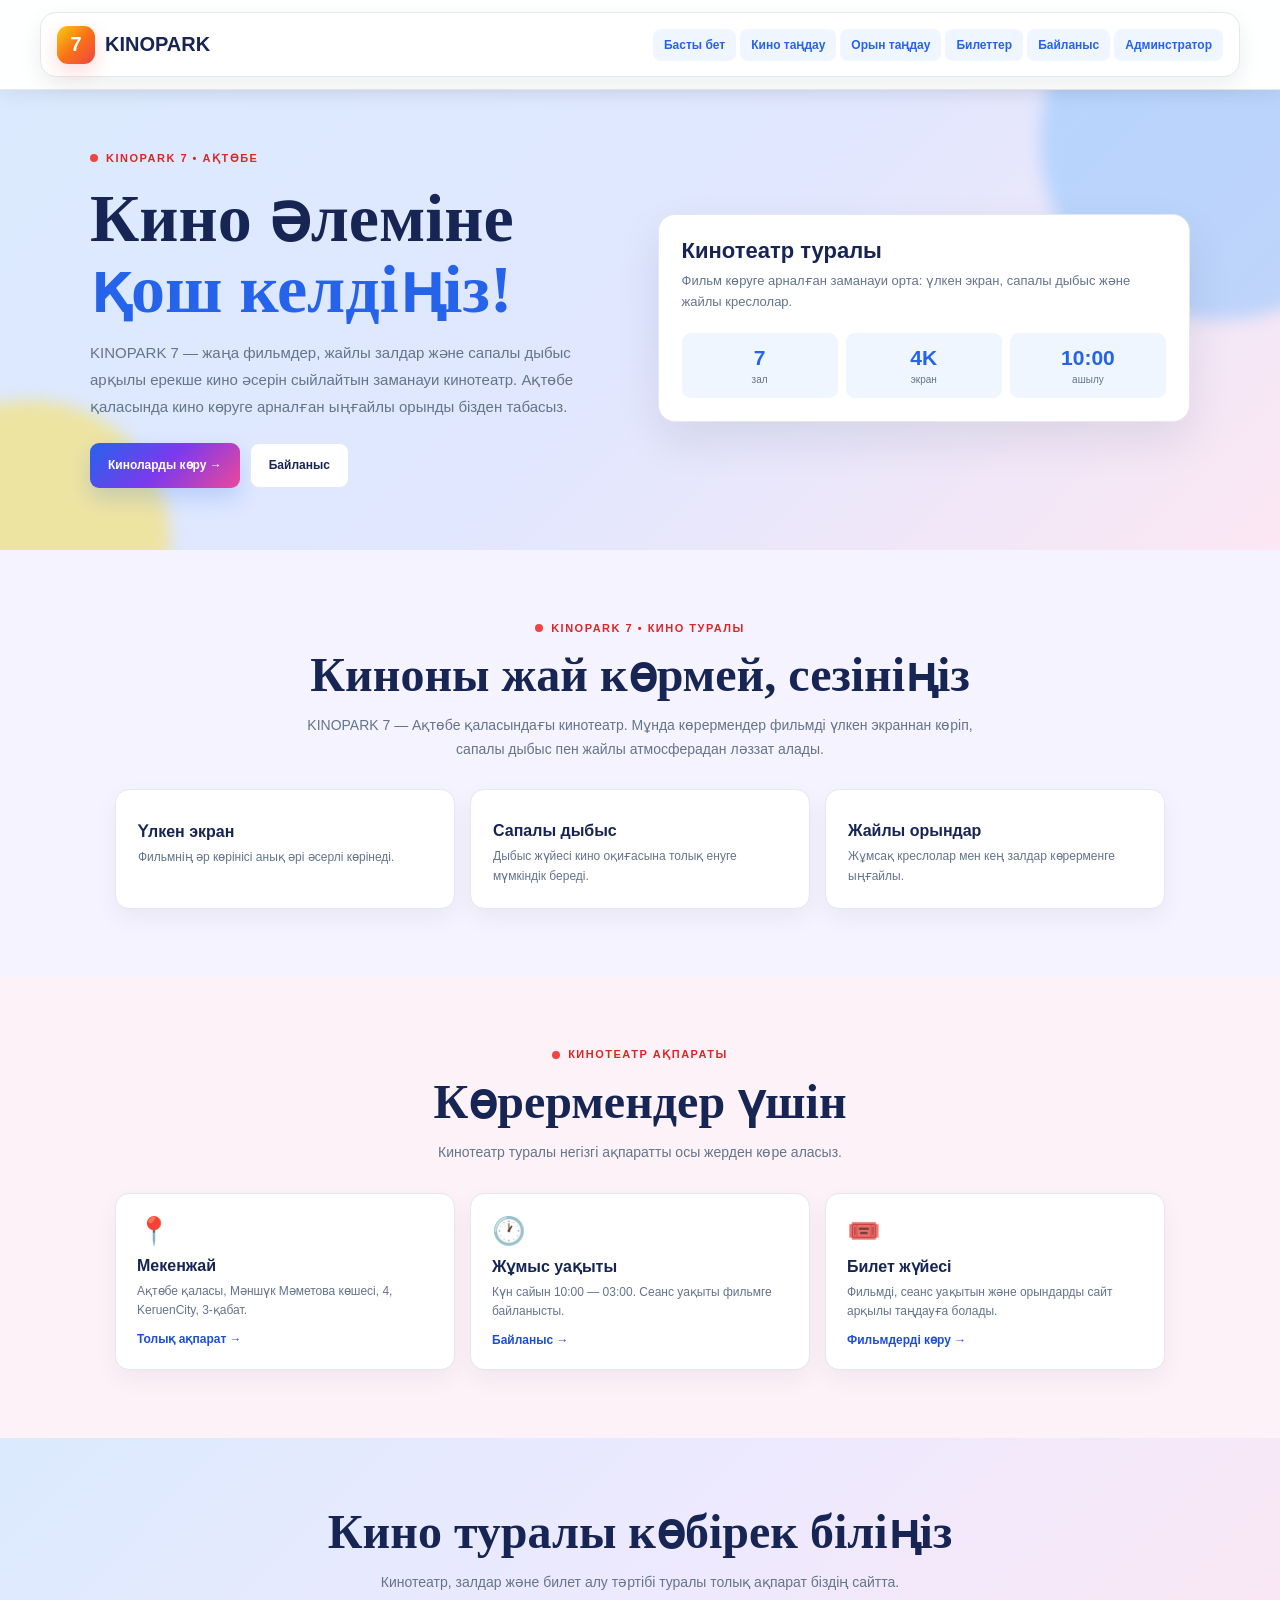
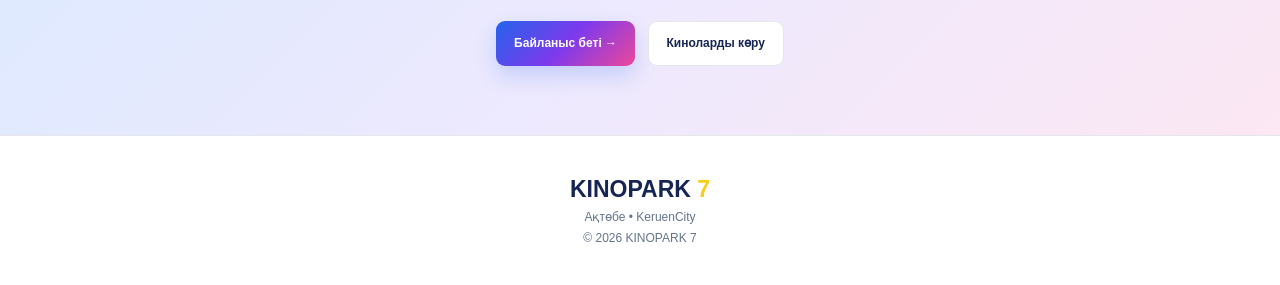
<file: index.html>
<!DOCTYPE html>
<html lang="kk">
<head>
    <meta charset="UTF-8">

    <meta
        name="viewport"
        content="width=device-width, initial-scale=1.0"
    >

    <title>KINOPARK 7 — Ақтөбе</title>

    <style>
        * {
            box-sizing: border-box;
            margin: 0;
            padding: 0;
        }

        html {
            scroll-behavior: smooth;
        }

        :root {
            --navy: #172554;
            --ink: #172554;
            --muted: #64748b;
            --line: #e2e8f0;

            --blue: #2563eb;
            --purple: #7c3aed;
            --pink: #ec4899;
            --gold: #facc15;

            --button:
                linear-gradient(
                    135deg,
                    #2563eb,
                    #7c3aed,
                    #ec4899
                );

            --warm:
                linear-gradient(
                    135deg,
                    #facc15,
                    #f97316,
                    #ef4444
                );
        }

        body {
            min-height: 100vh;

            color: var(--ink);
            font-family: Arial, Inter, sans-serif;

            background:
                linear-gradient(
                    180deg,
                    #dbeafe 0%,
                    #ede9fe 45%,
                    #fce7f3 100%
                );
        }

        a {
            color: inherit;
            text-decoration: none;
        }

        /* ================= HEADER ================= */

        header {
            position: sticky;
            top: 0;
            z-index: 1000;

            padding: 12px 0;

            background: rgba(255, 255, 255, 0.96);
            border-bottom: 1px solid #e5e7eb;

            box-shadow:
                0 4px 18px rgba(15, 23, 42, 0.08);

            backdrop-filter: blur(16px);
        }

        .nav {
            width: min(1200px, calc(100% - 32px));
            min-height: 65px;

            margin: auto;
            padding: 9px 16px;

            display: flex;
            align-items: center;
            justify-content: space-between;
            gap: 20px;

            border: 1px solid #e5e7eb;
            border-radius: 16px;

            background: #ffffff;

            box-shadow:
                0 8px 24px rgba(15, 23, 42, 0.07);
        }

        .logo {
            display: flex;
            align-items: center;
            gap: 10px;

            color: var(--ink);

            font-size: 20px;
            font-weight: 900;
            white-space: nowrap;
        }

        .logo span {
            width: 38px;
            height: 38px;

            display: grid;
            place-items: center;

            border-radius: 11px;

            color: #ffffff;
            background: var(--warm);

            box-shadow:
                0 8px 20px rgba(239, 68, 68, 0.2);
        }

        .menu {
            display: flex;
            gap: 4px;
            flex-wrap: wrap;
            justify-content: flex-end;
        }

        .menu a {
            padding: 9px 11px;

            border-radius: 8px;

            color: var(--muted);

            font-size: 12px;
            font-weight: 700;

            transition: 0.2s;
        }

        .menu a:hover,
        .menu a.active {
            color: var(--blue);
            background: #eff6ff;
        }

        .menu .ticket {
            color: #ffffff;
            background: var(--button);

            box-shadow:
                0 8px 17px rgba(37, 99, 235, 0.2);
        }

        .menu .ticket:hover {
            color: #ffffff;
            transform: translateY(-2px);
        }

        /* ================= HERO ================= */

        .hero {
            position: relative;
            overflow: hidden;

            padding: 58px 20px 62px;

            background:
                linear-gradient(
                    135deg,
                    #dbeafe,
                    #e0e7ff 50%,
                    #fce7f3
                );
        }

        .hero::before,
        .hero::after {
            content: "";

            position: absolute;

            border-radius: 50%;

            pointer-events: none;
            filter: blur(8px);
        }

        .hero::before {
            width: 360px;
            height: 360px;

            top: -130px;
            right: -120px;

            background: rgba(147, 197, 253, 0.55);
        }

        .hero::after {
            width: 280px;
            height: 280px;

            bottom: -130px;
            left: -110px;

            background: rgba(253, 224, 71, 0.5);
        }

        .hero-inner {
            position: relative;
            z-index: 1;

            width: min(1100px, 100%);

            margin: auto;

            display: grid;
            grid-template-columns: 1fr 1fr;
            align-items: center;
            gap: 35px;
        }

        .hero-content {
            position: relative;
            z-index: 2;
        }

        .eyebrow {
            display: inline-flex;
            align-items: center;
            gap: 8px;

            color: #dc2626;

            font-size: 11px;
            font-weight: 900;
            letter-spacing: 1.5px;
        }

        .eyebrow::before {
            content: "";

            width: 8px;
            height: 8px;

            border-radius: 50%;

            background: #ef4444;
        }

        .hero h1 {
            margin: 17px 0 13px;

            color: var(--ink);

            font-family: Georgia, serif;
            font-size: clamp(40px, 6vw, 68px);
            line-height: 1.05;
        }

        .hero h1 span {
            display: block;

            color: #2563eb;
        }

        .hero-text {
            max-width: 570px;

            color: var(--muted);

            font-size: 15px;
            line-height: 1.8;
        }

        .hero-buttons {
            display: flex;
            gap: 10px;
            flex-wrap: wrap;

            margin-top: 23px;
        }

        .btn {
            min-height: 45px;

            display: inline-flex;
            align-items: center;
            justify-content: center;

            padding: 0 18px;

            border-radius: 9px;

            font-size: 12px;
            font-weight: 900;

            transition: 0.2s;
        }

        .btn:hover {
            transform: translateY(-3px);
        }

        .primary {
            color: #ffffff;
            background: var(--button);

            box-shadow:
                0 10px 22px rgba(37, 99, 235, 0.2);
        }

        .secondary {
            color: var(--ink);
            border: 1px solid #e5e7eb;
            background: #ffffff;
        }

        .secondary:hover {
            color: var(--blue);
            background: #eff6ff;
        }

        /* ================= HERO INFO ================= */

        .hero-panel {
            padding: 23px;

            border: 1px solid #e5e7eb;
            border-radius: 17px;

            background: #ffffff;

            box-shadow:
                0 18px 45px rgba(15, 23, 42, 0.09);
        }

        .hero-panel h2 {
            color: var(--ink);
            font-size: 22px;
        }

        .hero-panel > p {
            margin-top: 7px;

            color: var(--muted);

            font-size: 13px;
            line-height: 1.6;
        }

        .stats {
            display: grid;
            grid-template-columns: repeat(3, 1fr);
            gap: 8px;

            margin-top: 20px;
        }

        .stat {
            padding: 13px 7px;

            border-radius: 9px;

            background: #eff6ff;

            text-align: center;
        }

        .stat strong {
            display: block;

            color: var(--blue);
            font-size: 21px;
        }

        .stat span {
            display: block;

            margin-top: 4px;

            color: var(--muted);
            font-size: 10px;
        }

        /* ================= ABOUT ================= */

        .about {
            padding: 68px 20px;
            background: #f5f3ff;
        }

        .wrap {
            width: min(1050px, calc(100% - 32px));
            margin: auto;
        }

        .section-head {
            text-align: center;
        }

        .section-head h2 {
            margin-top: 10px;

            color: var(--ink);

            font-family: Georgia, serif;
            font-size: clamp(31px, 5vw, 48px);
        }

        .section-head p:last-child {
            max-width: 700px;

            margin: 12px auto 0;

            color: var(--muted);

            font-size: 14px;
            line-height: 1.7;
        }

        .features {
            display: grid;
            grid-template-columns: repeat(3, 1fr);
            gap: 15px;

            margin-top: 28px;
        }

        .feature {
            padding: 22px;

            border: 1px solid var(--line);
            border-radius: 14px;

            background: #ffffff;

            box-shadow:
                0 9px 25px rgba(15, 23, 42, 0.05);

            transition: 0.25s;
        }

        .feature:hover {
            transform: translateY(-5px);

            box-shadow:
                0 18px 38px rgba(15, 23, 42, 0.1);
        }

        .feature-icon {
            font-size: 27px;
        }

        .feature h3 {
            margin-top: 10px;

            color: var(--ink);
            font-size: 16px;
        }

        .feature p {
            margin-top: 7px;

            color: var(--muted);

            font-size: 12px;
            line-height: 1.6;
        }

        /* ================= INFO ================= */

        .info {
            padding: 68px 20px;
            background: #fdf2f8;
        }

        .info-grid {
            display: grid;
            grid-template-columns: repeat(3, 1fr);
            gap: 15px;

            margin-top: 28px;
        }

        .info-card {
            padding: 21px;

            border: 1px solid var(--line);
            border-radius: 14px;

            background: #ffffff;

            box-shadow:
                0 9px 25px rgba(15, 23, 42, 0.05);
        }

        .info-card-icon {
            font-size: 27px;
        }

        .info-card h3 {
            margin-top: 10px;

            color: var(--ink);
            font-size: 16px;
        }

        .info-card p {
            margin-top: 7px;

            color: var(--muted);

            font-size: 12px;
            line-height: 1.6;
        }

        .info-card a {
            display: inline-block;

            margin-top: 12px;

            color: #1d4ed8;

            font-size: 12px;
            font-weight: 900;
        }

        .info-card a:hover {
            color: #be123c;
        }

        /* ================= CTA ================= */

        .cta {
            padding: 65px 20px;

            background:
                linear-gradient(
                    135deg,
                    #dbeafe,
                    #ede9fe,
                    #fce7f3
                );

            text-align: center;
        }

        .cta h2 {
            color: var(--ink);

            font-family: Georgia, serif;
            font-size: clamp(30px, 5vw, 48px);
        }

        .cta p {
            max-width: 620px;

            margin: 12px auto 22px;

            color: var(--muted);

            font-size: 14px;
            line-height: 1.7;
        }

        .cta .btn {
            margin: 4px;
        }

        /* ================= FOOTER ================= */

        footer {
            padding: 40px 20px;

            color: var(--muted);
            background: #ffffff;

            border-top: 1px solid #e5e7eb;

            text-align: center;
        }

        footer h3 {
            color: var(--ink);
            font-size: 23px;
        }

        footer h3 span {
            color: var(--gold);
        }

        footer p {
            margin-top: 7px;
            font-size: 12px;
        }

        /* ================= RESPONSIVE ================= */

        @media (max-width: 800px) {
            .nav {
                flex-direction: column;
            }

            .hero-inner {
                grid-template-columns: 1fr;
            }

            .hero-panel {
                width: min(500px, 100%);
                margin: auto;
            }

            .features,
            .info-grid {
                grid-template-columns: 1fr 1fr;
            }

            .info-card:last-child {
                grid-column: 1 / -1;
            }
        }

        @media (max-width: 560px) {
            .menu {
                justify-content: center;
            }

            .menu .ticket {
                width: 100%;
                text-align: center;
            }

            .hero {
                padding: 45px 16px;
            }

            .hero h1 {
                font-size: 43px;
            }

            .hero-buttons {
                flex-direction: column;
            }

            .btn {
                width: 100%;
            }

            .features,
            .info-grid {
                grid-template-columns: 1fr;
            }

            .info-card:last-child {
                grid-column: auto;
            }

            .about,
            .info {
                padding-left: 16px;
                padding-right: 16px;
            }

            .wrap {
                width: calc(100% - 20px);
            }
        }
    </style>
</head>

<body>

    <!-- HEADER -->

    <header>
        <nav class="nav">

            <a href="index.html" class="logo">
                <span>7</span>
                KINOPARK
            </a>

             <div class="menu">

                <a href="index.html" class="active">
                    Басты бет
                </a>

                <a href="movie.html" class="active">
                    Кино таңдау
                </a>

                <a href="seats.html" class="active">
                    Орын таңдау
                </a>

                <a href="ticket.html" class="active">
                    Билеттер
                </a>

                <a href="contacts.html" class="active">
                    Байланыс
                </a>
                <a href="admin.html" class="active">
                    Админстратор
                </a>

            </div>
        </nav>
    </header>

    <!-- HERO -->

    <section class="hero">

        <div class="hero-inner">

            <div>
                <p class="eyebrow">
                    KINOPARK 7 • АҚТӨБЕ
                </p>

                <h1>
                    Кино әлеміне
                    <span>қош келдіңіз!</span>
                </h1>

                <p class="hero-text">
                    KINOPARK 7 — жаңа фильмдер,
                    жайлы залдар және сапалы дыбыс арқылы
                    ерекше кино әсерін сыйлайтын заманауи
                    кинотеатр. Ақтөбе қаласында кино көруге
                    арналған ыңғайлы орынды бізден табасыз.
                </p>

                <div class="hero-buttons">

                    <a
                        href="movie.html"
                        class="btn primary"
                    >
                        Киноларды көру →
                    </a>

                    <a
                        href="contacts.html"
                        class="btn secondary"
                    >
                        Байланыс
                    </a>

                </div>
            </div>

            <div class="hero-panel">

                <h2>
                    Кинотеатр туралы
                </h2>

                <p>
                    Фильм көруге арналған заманауи орта:
                    үлкен экран, сапалы дыбыс және жайлы креслолар.
                </p>

                <div class="stats">

                    <div class="stat">
                        <strong>
                            7
                        </strong>

                        <span>
                            зал
                        </span>
                    </div>

                    <div class="stat">
                        <strong>
                            4K
                        </strong>

                        <span>
                            экран
                        </span>
                    </div>

                    <div class="stat">
                        <strong>
                            10:00
                        </strong>

                        <span>
                            ашылу
                        </span>
                    </div>

                </div>

            </div>

        </div>

    </section>

    <!-- ABOUT -->

    <section class="about">

        <div class="wrap">

            <div class="section-head">

                <p class="eyebrow">
                    KINOPARK 7 • КИНО ТУРАЛЫ
                </p>

                <h2>
                    Киноны жай көрмей,
                    сезініңіз
                </h2>

                <p>
                    KINOPARK 7 — Ақтөбе қаласындағы кинотеатр.
                    Мұнда көрермендер фильмді үлкен экраннан көріп,
                    сапалы дыбыс пен жайлы атмосферадан ләззат алады.
                </p>

            </div>

            <div class="features">

                <article class="feature">

                    <div class="feature-icon">
                        
                    </div>

                    <h3>
                        Үлкен экран
                    </h3>

                    <p>
                        Фильмнің әр көрінісі анық
                        әрі әсерлі көрінеді.
                    </p>

                </article>

                <article class="feature">

                    <div class="feature-icon">
                        
                    </div>

                    <h3>
                        Сапалы дыбыс
                    </h3>

                    <p>
                        Дыбыс жүйесі кино оқиғасына
                        толық енуге мүмкіндік береді.
                    </p>

                </article>

                <article class="feature">

                    <div class="feature-icon">
                        
                    </div>

                    <h3>
                        Жайлы орындар
                    </h3>

                    <p>
                        Жұмсақ креслолар мен кең залдар
                        көрерменге ыңғайлы.
                    </p>

                </article>

            </div>

        </div>

    </section>

    <!-- INFO -->

    <section class="info">

        <div class="wrap">

            <div class="section-head">

                <p class="eyebrow">
                    КИНОТЕАТР АҚПАРАТЫ
                </p>

                <h2>
                    Көрермендер үшін
                </h2>

                <p>
                    Кинотеатр туралы негізгі ақпаратты
                    осы жерден көре аласыз.
                </p>

            </div>

            <div class="info-grid">

                <article class="info-card">

                    <div class="info-card-icon">
                        📍
                    </div>

                    <h3>
                        Мекенжай
                    </h3>

                    <p>
                        Ақтөбе қаласы,
                        Мәншүк Мәметова көшесі, 4,
                        KeruenCity, 3-қабат.
                    </p>

                    <a href="contacts.html">
                        Толық ақпарат →
                    </a>

                </article>

                <article class="info-card">

                    <div class="info-card-icon">
                        🕐
                    </div>

                    <h3>
                        Жұмыс уақыты
                    </h3>

                    <p>
                        Күн сайын 10:00 — 03:00.
                        Сеанс уақыты фильмге байланысты.
                    </p>

                    <a href="contacts.html">
                        Байланыс →
                    </a>

                </article>

                <article class="info-card">

                    <div class="info-card-icon">
                        🎟️
                    </div>

                    <h3>
                        Билет жүйесі
                    </h3>

                    <p>
                        Фильмді, сеанс уақытын және
                        орындарды сайт арқылы таңдауға болады.
                    </p>

                    <a href="movie.html">
                        Фильмдерді көру →
                    </a>

                </article>

            </div>

        </div>

    </section>

    <!-- CTA -->

    <section class="cta">

        <h2>
            Кино туралы көбірек біліңіз
        </h2>

        <p>
            Кинотеатр, залдар және билет алу тәртібі
            туралы толық ақпарат біздің сайтта.
        </p>

        <a
            href="contacts.html"
            class="btn primary"
        >
            Байланыс беті →
        </a>

        <a
            href="movie.html"
            class="btn secondary"
        >
            Киноларды көру
        </a>

    </section>

    <!-- FOOTER -->

    <footer>

        <h3>
            KINOPARK <span>7</span>
        </h3>

        <p>
            Ақтөбе • KeruenCity
        </p>

        <p>
            © 2026 KINOPARK 7
        </p>

    </footer>

</body>
</html>
</file>
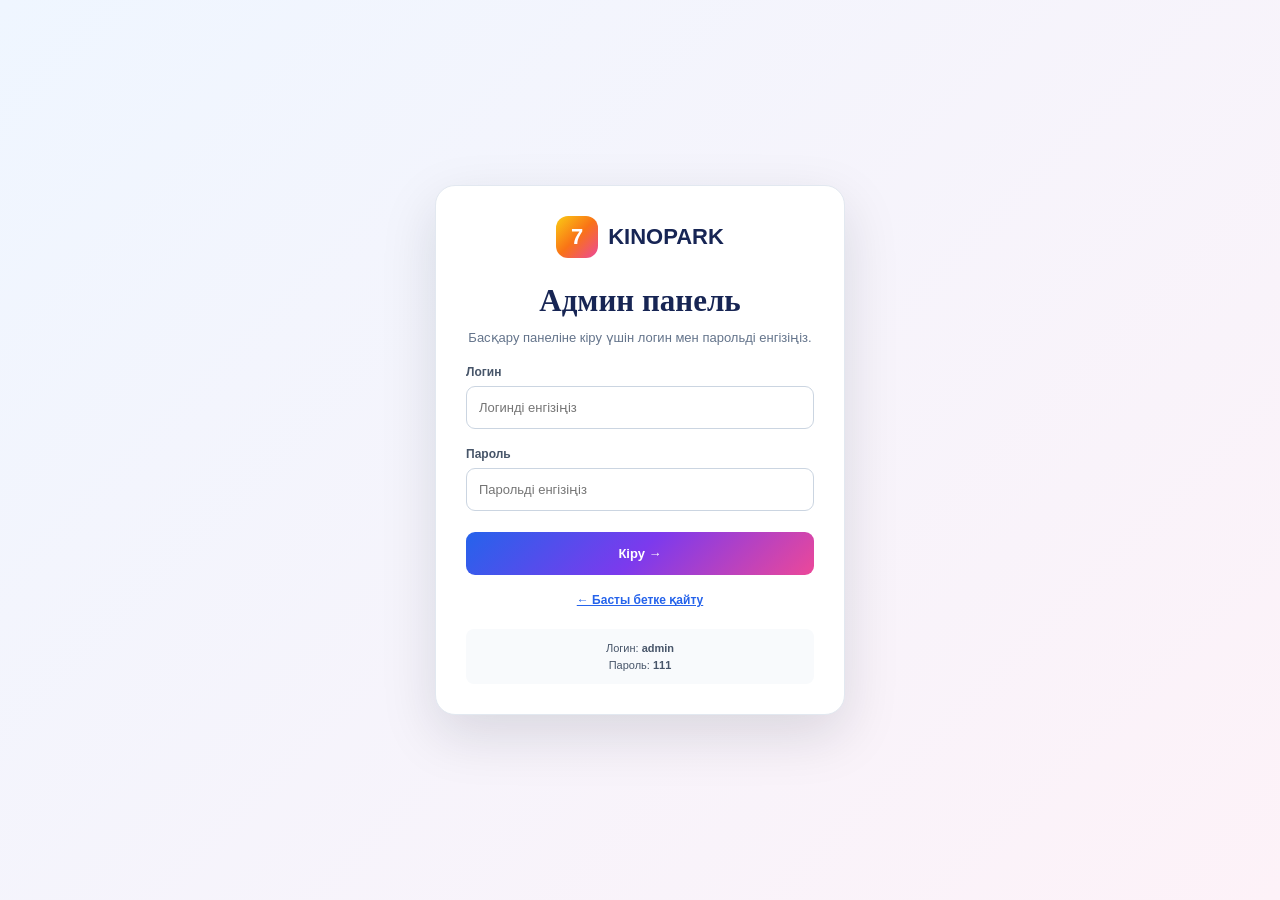
<file: admin.html>
<!DOCTYPE html>
<html lang="kk">
<head>
    <meta charset="UTF-8">

    <meta
        name="viewport"
        content="width=device-width, initial-scale=1.0"
    >

    <title>Админ панель — KINOPARK 7</title>

    <style>
        * {
            box-sizing: border-box;
            margin: 0;
            padding: 0;
        }

        :root {
            --navy: #07101f;
            --navy-2: #101c31;

            --ink: #172554;
            --muted: #64748b;
            --line: #e2e8f0;

            --blue: #2563eb;
            --purple: #7c3aed;
            --pink: #ec4899;

            --green: #16a34a;
            --red: #dc2626;
            --orange: #ea580c;

            --button:
                linear-gradient(
                    135deg,
                    #2563eb,
                    #7c3aed,
                    #ec4899
                );

            --warm:
                linear-gradient(
                    135deg,
                    #facc15,
                    #f97316,
                    #ec4899
                );
        }

        body {
            min-height: 100vh;

            color: var(--ink);
            font-family: Arial, sans-serif;

            background:
                linear-gradient(
                    180deg,
                    #ffffff,
                    #f8fafc
                );
        }

        button,
        input,
        select {
            font: inherit;
        }

        button {
            border: 0;
            cursor: pointer;
        }

        /* HEADER */

        header {
            padding: 14px 0;

            background: #ffffff;
            border-bottom: 1px solid var(--line);

            box-shadow:
                0 4px 18px rgba(15, 23, 42, 0.08);
        }

        .topbar {
            width: min(1200px, calc(100% - 32px));

            min-height: 64px;

            margin: auto;
            padding: 10px 16px;

            display: flex;
            align-items: center;
            justify-content: space-between;
            gap: 20px;

            border: 1px solid var(--line);
            border-radius: 16px;

            background: #ffffff;
        }

        .logo {
            display: flex;
            align-items: center;
            gap: 10px;

            color: var(--ink);

            font-size: 20px;
            font-weight: 900;
            white-space: nowrap;
        }

        .logo span {
            width: 38px;
            height: 38px;

            display: grid;
            place-items: center;

            border-radius: 10px;

            color: #ffffff;
            background: var(--warm);
        }

        .admin-label {
            padding: 9px 12px;

            border-radius: 8px;

            color: #1d4ed8;
            background: #eff6ff;

            font-size: 12px;
            font-weight: 900;
        }

        .logout-button {
            padding: 9px 12px;

            border-radius: 8px;

            color: #991b1b;
            background: #fee2e2;

            font-size: 12px;
            font-weight: 900;
            text-decoration: none;
        }

        .logout-button:hover {
            background: #fecaca;
        }

        /* LAYOUT */

        .container {
            width: min(1200px, calc(100% - 32px));

            margin: auto;
            padding: 42px 0 80px;
        }

        .page-heading {
            margin-bottom: 28px;
        }

        .page-heading p {
            color: #e11d48;

            font-size: 11px;
            font-weight: 900;
            letter-spacing: 1.4px;
        }

        .page-heading h1 {
            margin-top: 10px;

            color: var(--ink);

            font-family: Georgia, serif;
            font-size: clamp(36px, 5vw, 56px);
        }

        .page-heading h1 span {
            background: var(--button);
            -webkit-background-clip: text;
            background-clip: text;
            color: transparent;
        }

        .page-heading small {
            display: block;

            margin-top: 9px;

            color: var(--muted);
            font-size: 14px;
        }

        .dashboard-grid {
            display: grid;
            grid-template-columns:
                minmax(280px, 0.8fr)
                minmax(0, 1.2fr);

            gap: 20px;
        }

        .box {
            padding: 23px;

            border: 1px solid var(--line);
            border-radius: 16px;

            background: #ffffff;

            box-shadow:
                0 10px 30px rgba(15, 23, 42, 0.07);
        }

        .box h2 {
            margin-bottom: 18px;

            color: var(--ink);
            font-size: 21px;
        }

        /* STATISTICS */

        .stats {
            display: grid;
            grid-template-columns: repeat(4, 1fr);
            gap: 12px;

            margin-bottom: 20px;
        }

        .stat {
            padding: 17px;

            border: 1px solid var(--line);
            border-radius: 13px;

            background: #ffffff;

            box-shadow:
                0 7px 20px rgba(15, 23, 42, 0.05);
        }

        .stat-icon {
            font-size: 25px;
        }

        .stat strong {
            display: block;

            margin-top: 10px;

            color: var(--ink);
            font-size: 25px;
        }

        .stat span {
            display: block;

            margin-top: 4px;

            color: var(--muted);
            font-size: 11px;
        }

        /* FORM */

        .field {
            display: flex;
            flex-direction: column;
            gap: 7px;

            margin-bottom: 14px;
        }

        .field label {
            color: #475569;

            font-size: 12px;
            font-weight: 800;
        }

        .field input,
        .field select {
            width: 100%;

            padding: 12px;

            border: 1px solid #cbd5e1;
            border-radius: 9px;
            outline: none;

            color: var(--ink);
            background: #ffffff;

            font-size: 13px;
        }

        .field input:focus,
        .field select:focus {
            border-color: var(--blue);

            box-shadow:
                0 0 0 3px rgba(37, 99, 235, 0.1);
        }

        .form-button {
            width: 100%;

            padding: 13px;

            border-radius: 9px;

            color: #ffffff;
            background: var(--button);

            font-size: 13px;
            font-weight: 900;
        }

        .form-button:hover {
            transform: translateY(-2px);

            box-shadow:
                0 9px 20px rgba(37, 99, 235, 0.22);
        }

        .hint {
            margin-top: 12px;

            color: var(--muted);

            font-size: 11px;
            line-height: 1.5;
        }

        /* MOVIE LIST */

        .list-head {
            display: flex;
            align-items: center;
            justify-content: space-between;
            gap: 15px;

            margin-bottom: 13px;
        }

        .list-head h2 {
            margin-bottom: 0;
        }

        .clear-button {
            padding: 9px 12px;

            border-radius: 8px;

            color: #991b1b;
            background: #fee2e2;

            font-size: 11px;
            font-weight: 900;
        }

        .clear-button:hover {
            background: #fecaca;
        }

        .movie-list {
            display: grid;
            gap: 12px;
        }

        .movie-card {
            display: flex;
            align-items: center;
            gap: 15px;

            padding: 13px;

            border: 1px solid var(--line);
            border-radius: 12px;

            background: #ffffff;
        }

        .movie-card img {
            width: 70px;
            height: 92px;

            flex: 0 0 70px;

            display: block;

            border-radius: 8px;

            object-fit: cover;
            background: #e2e8f0;
        }

        .movie-data {
            flex: 1;
            min-width: 0;
        }

        .movie-data h3 {
            color: var(--ink);
            font-size: 17px;
        }

        .movie-data p {
            margin-top: 5px;

            color: var(--muted);

            font-size: 12px;
            line-height: 1.45;
        }

        .movie-id {
            display: inline-block;

            margin-top: 8px;
            padding: 4px 7px;

            border-radius: 5px;

            color: #1d4ed8;
            background: #eff6ff;

            font-size: 10px;
            font-weight: 900;
        }

        .delete-button {
            padding: 9px 11px;

            border-radius: 8px;

            color: #ffffff;
            background: var(--red);

            font-size: 11px;
            font-weight: 900;
        }

        .delete-button:hover {
            background: #b91c1c;
        }

        .empty {
            padding: 28px;

            border: 1px dashed #cbd5e1;
            border-radius: 11px;

            color: var(--muted);

            font-size: 13px;
            text-align: center;
        }

        /* BOOKINGS */

        .booking-box {
            margin-top: 20px;
        }

        .booking-head {
            display: flex;
            align-items: center;
            justify-content: space-between;
            gap: 15px;

            margin-bottom: 14px;
        }

        .booking-head h2 {
            margin-bottom: 0;
        }

        .booking-count {
            padding: 8px 11px;

            border-radius: 8px;

            color: #166534;
            background: #dcfce7;

            font-size: 11px;
            font-weight: 900;
        }

        .booking-list {
            display: grid;
            gap: 12px;
        }

        .booking-card {
            padding: 16px;

            border: 1px solid var(--line);
            border-radius: 12px;

            background:
                linear-gradient(
                    135deg,
                    #ffffff,
                    #f8fafc
                );
        }

        .booking-top {
            display: flex;
            align-items: flex-start;
            justify-content: space-between;
            gap: 15px;
        }

        .booking-top h3 {
            color: var(--ink);
            font-size: 16px;
        }

        .booking-code {
            padding: 6px 8px;

            border-radius: 6px;

            color: #1d4ed8;
            background: #eff6ff;

            font-size: 10px;
            font-weight: 900;
        }

        .booking-details {
            display: grid;
            grid-template-columns: repeat(2, 1fr);
            gap: 7px 18px;

            margin-top: 13px;
        }

        .booking-details div {
            color: var(--muted);

            font-size: 12px;
        }

        .booking-details strong {
            color: var(--ink);
        }

        .booking-bottom {
            display: flex;
            align-items: center;
            justify-content: space-between;
            gap: 12px;

            margin-top: 14px;
            padding-top: 12px;

            border-top: 1px solid var(--line);
        }

        .booking-price {
            color: #b45309;
            font-size: 16px;
            font-weight: 900;
        }

        .booking-delete {
            padding: 8px 10px;

            border-radius: 7px;

            color: #991b1b;
            background: #fee2e2;

            font-size: 10px;
            font-weight: 900;
        }

        .booking-delete:hover {
            background: #fecaca;
        }

        .total-revenue {
            margin-top: 12px;
            padding: 14px;

            border-radius: 10px;

            color: #166534;
            background: #f0fdf4;

            font-size: 14px;
            font-weight: 900;
            text-align: right;
        }

        /* TOAST */

        .toast {
            position: fixed;
            right: 20px;
            bottom: 20px;
            z-index: 20;

            max-width: 330px;

            padding: 13px 16px;

            border-radius: 9px;

            color: #ffffff;
            background: #111827;

            box-shadow:
                0 10px 30px rgba(0, 0, 0, 0.25);

            opacity: 0;
            pointer-events: none;

            transform: translateY(15px);
            transition: 0.25s;
        }

        .toast.show {
            opacity: 1;
            transform: translateY(0);
        }

        /* RESPONSIVE */

        @media (max-width: 900px) {
            .dashboard-grid {
                grid-template-columns: 1fr;
            }

            .stats {
                grid-template-columns: repeat(2, 1fr);
            }
        }

        @media (max-width: 560px) {
            .topbar {
                flex-direction: column;
            }

            .container {
                width: calc(100% - 20px);
                padding-top: 28px;
            }

            .stats {
                grid-template-columns: 1fr 1fr;
            }

            .movie-card {
                align-items: flex-start;
            }

            .movie-card img {
                width: 60px;
                height: 80px;
                flex-basis: 60px;
            }

            .movie-data h3 {
                font-size: 14px;
            }

            .delete-button {
                padding: 7px;
                font-size: 10px;
            }

            .booking-details {
                grid-template-columns: 1fr;
            }

            .toast {
                right: 10px;
                bottom: 10px;
                left: 10px;

                max-width: none;

                text-align: center;
            }
        }
    </style>
</head>

<body>

    <script>
        if (sessionStorage.getItem("adminLoggedIn") !== "true") {
            window.location.replace("login.html");
        }
    </script>

    <!-- HEADER -->

    <header>

        <div class="topbar">

            <div class="logo">
                <span>7</span>
                KINOPARK
            </div>

            <div class="admin-label">
                Админ панель
            </div>

            <a
                class="logout-button"
                href="login.html"
                onclick="sessionStorage.removeItem('adminLoggedIn')"
            >
                Шығу
            </a>

        </div>

    </header>

    <!-- MAIN -->

    <main class="container">

        <section class="page-heading">

            <p>
                KINOPARK 7 • ADMIN
            </p>

            <h1>
                Басқару
                <span>панелі</span>
            </h1>

            <small>
                Фильмдер мен брондалған билеттерді осы жерден басқарыңыз.
            </small>

        </section>

        <!-- STATISTICS -->

        <section class="stats">

            <div class="stat">

                <div class="stat-icon">
                    
                </div>

                <strong id="movieTotal">
                    0
                </strong>

                <span>
                    Фильм саны
                </span>

            </div>

            <div class="stat">

                <div class="stat-icon">
                    
                </div>

                <strong id="bookingTotal">
                    0
                </strong>

                <span>
                    Бронь саны
                </span>

            </div>

            <div class="stat">

                <div class="stat-icon">
                    
                </div>

                <strong id="seatTotal">
                    0
                </strong>

                <span>
                    Орын саны
                </span>

            </div>

            <div class="stat">

                <div class="stat-icon">
                    
                </div>

                <strong id="revenueTotal">
                    0 ₸
                </strong>

                <span>
                    Жалпы табыс
                </span>

            </div>

        </section>

        <div class="dashboard-grid">

            <!-- ADD MOVIE -->

            <section class="box">

                <h2>
                     Фильм қосу
                </h2>

                <div class="field">

                    <label for="title">
                        Фильм атауы
                    </label>

                    <input
                        id="title"
                        type="text"
                        placeholder="Мысалы: Вышка 2"
                    >

                </div>

                <div class="field">

                    <label for="genre">
                        Жанры
                    </label>

                    <input
                        id="genre"
                        type="text"
                        placeholder="Триллер • Драма"
                    >

                </div>

                <div class="field">

                    <label for="duration">
                        Ұзақтығы
                    </label>

                    <input
                        id="duration"
                        type="text"
                        placeholder="1 сағ 56 мин"
                    >

                </div>

                <div class="field">

                    <label for="age">
                        Жас шектеуі
                    </label>

                    <input
                        id="age"
                        type="text"
                        placeholder="16+"
                    >

                </div>

                <div class="field">

                    <label for="poster">
                        Постер URL-і
                    </label>

                    <input
                        id="poster"
                        type="url"
                        placeholder="https://example.com/poster.jpg"
                    >

                </div>

                <button
                    class="form-button"
                    id="addMovieButton"
                    type="button"
                >
                    + Фильм қосу
                </button>

                <p class="hint">
                    Постер үшін суреттің тікелей URL сілтемесін енгізіңіз.
                    Мысалы: https://site.com/poster.jpg
                </p>

            </section>

            <!-- MOVIES -->

            <section class="box">

                <div class="list-head">

                    <h2>
                        📋 Фильмдер тізімі
                    </h2>

                    <button
                        id="clearMoviesButton"
                        class="clear-button"
                        type="button"
                    >
                        Фильмдерді тазалау
                    </button>

                </div>

                <div
                    id="movieList"
                    class="movie-list"
                >
                </div>

            </section>

        </div>

        <!-- BOOKINGS -->

        <section class="box booking-box">

            <div class="booking-head">

                <h2>
                    🎟️ Брондалған билеттер
                </h2>

                <span
                    id="bookingBadge"
                    class="booking-count"
                >
                    0 бронь
                </span>

            </div>

            <div
                id="bookingList"
                class="booking-list"
            >
            </div>

            <div
                id="totalRevenue"
                class="total-revenue"
            >
                Жалпы табыс: 0 ₸
            </div>

        </section>

    </main>

    <div
        id="toast"
        class="toast"
    >
    </div>

    <script>
        /*
         * Сақталған фильмдер мен броньдарды оқу.
         */

        let movies =
            JSON.parse(
                localStorage.getItem(
                    "adminMovies"
                )
            ) || [];

        let bookings =
            JSON.parse(
                localStorage.getItem(
                    "kinoparkBookings"
                )
            ) || [];

        /*
         * HTML элементтері.
         */

        const movieList =
            document.getElementById(
                "movieList"
            );

        const bookingList =
            document.getElementById(
                "bookingList"
            );

        const movieTotal =
            document.getElementById(
                "movieTotal"
            );

        const bookingTotal =
            document.getElementById(
                "bookingTotal"
            );

        const seatTotal =
            document.getElementById(
                "seatTotal"
            );

        const revenueTotal =
            document.getElementById(
                "revenueTotal"
            );

        const bookingBadge =
            document.getElementById(
                "bookingBadge"
            );

        const totalRevenue =
            document.getElementById(
                "totalRevenue"
            );

        const toast =
            document.getElementById(
                "toast"
            );

        /*
         * Хабарлама шығару.
         */

        function showToast(text) {
            toast.textContent =
                text;

            toast.classList.add(
                "show"
            );

            clearTimeout(
                showToast.timer
            );

            showToast.timer =
                setTimeout(
                    () => {
                        toast.classList.remove(
                            "show"
                        );
                    },
                    2200
                );
        }

        /*
         * HTML мәтінін қауіпсіз шығару.
         */

        function escapeHTML(value) {
            return String(value || "")
                .replace(
                    /&/g,
                    "&amp;"
                )
                .replace(
                    /</g,
                    "&lt;"
                )
                .replace(
                    />/g,
                    "&gt;"
                )
                .replace(
                    /"/g,
                    "&quot;"
                )
                .replace(
                    /'/g,
                    "&#039;"
                );
        }

        /*
         * Фильмдерді экранға шығару.
         */

        function renderMovies() {
            movieList.innerHTML =
                "";

            if (movies.length === 0) {
                movieList.innerHTML = `
                    <div class="empty">
                        Әзірге фильм қосылмаған.
                    </div>
                `;

                return;
            }

            movies.forEach(
                (movie, index) => {

                    movieList.innerHTML += `
                        <article class="movie-card">

                            <img
                                src="${escapeHTML(
                                    movie.poster
                                )}"
                                alt="${escapeHTML(
                                    movie.title
                                )}"
                                onerror="
                                    this.src =
                                    'https://images.unsplash.com/photo-1485846234645-a62644f84728?auto=format&fit=crop&w=700&q=80'
                                "
                            >

                            <div class="movie-data">

                                <h3>
                                    ${escapeHTML(
                                        movie.title
                                    )}
                                </h3>

                                <p>
                                    ${escapeHTML(
                                        movie.genre
                                    )}
                                </p>

                                <p>
                                    ${escapeHTML(
                                        movie.duration
                                    )}
                                    •
                                    ${escapeHTML(
                                        movie.age
                                    )}
                                </p>

                                <span class="movie-id">
                                    ID: ${escapeHTML(
                                        movie.id
                                    )}
                                </span>

                            </div>

                            <button
                                class="delete-button"
                                type="button"
                                onclick="
                                    deleteMovie(${index})
                                "
                            >
                                Өшіру
                            </button>

                        </article>
                    `;
                }
            );
        }

        /*
         * Броньдарды экранға шығару.
         */

        function renderBookings() {
            bookingList.innerHTML =
                "";

            if (bookings.length === 0) {
                bookingList.innerHTML = `
                    <div class="empty">
                        Әзірге брондалған билет жоқ.
                    </div>
                `;

                updateStats();

                return;
            }

            bookings.forEach(
                (booking, index) => {

                    const seats =
                        Array.isArray(
                            booking.seats
                        )
                            ? booking.seats
                            : [];

                    const seatText =
                        seats.length
                            ? seats.join(", ")
                            : "Көрсетілмеген";

                    const price =
                        Number(
                            booking.total
                        ) || 0;

                    bookingList.innerHTML += `
                        <article class="booking-card">

                            <div class="booking-top">

                                <h3>
                                    🎬
                                    ${escapeHTML(
                                        booking.movie ||
                                        "Фильм көрсетілмеген"
                                    )}
                                </h3>

                                <span class="booking-code">
                                    ${escapeHTML(
                                        booking.code ||
                                        "КОД ЖОҚ"
                                    )}
                                </span>

                            </div>

                            <div class="booking-details">

                                <div>
                                    Клиент:
                                    <strong>
                                        ${escapeHTML(
                                            booking.customer ||
                                            "Көрсетілмеген"
                                        )}
                                    </strong>
                                </div>

                                <div>
                                    Күні:
                                    <strong>
                                        ${escapeHTML(
                                            booking.day ||
                                            "Көрсетілмеген"
                                        )}
                                    </strong>
                                </div>

                                <div>
                                    Сеанс:
                                    <strong>
                                        ${escapeHTML(
                                            booking.time ||
                                            "Көрсетілмеген"
                                        )}
                                    </strong>
                                </div>

                                <div>
                                    Зал:
                                    <strong>
                                        ${escapeHTML(
                                            booking.hall ||
                                            "Зал №3"
                                        )}
                                    </strong>
                                </div>

                                <div>
                                    Орындар:
                                    <strong>
                                        ${escapeHTML(
                                            seatText
                                        )}
                                    </strong>
                                </div>

                                <div>
                                    Төлем:
                                    <strong>
                                        ${escapeHTML(
                                            booking.payment ||
                                            "Картамен"
                                        )}
                                    </strong>
                                </div>

                                <div>
                                    Статус:
                                    <strong>
                                        ${escapeHTML(
                                            booking.status ||
                                            "Забронирован"
                                        )}
                                    </strong>
                                </div>

                            </div>

                            <div class="booking-bottom">

                                <strong class="booking-price">
                                    ${price.toLocaleString()}
                                    ₸
                                </strong>

                                <button
                                    class="booking-delete"
                                    type="button"
                                    onclick="
                                        deleteBooking(${index})
                                    "
                                >
                                    Броньды өшіру
                                </button>

                            </div>

                        </article>
                    `;
                }
            );

            updateStats();
        }

        /*
         * Статистика.
         */

        function updateStats() {
            const movieCount =
                movies.length;

            const bookingCount =
                bookings.length;

            const seatsCount =
                bookings.reduce(
                    (sum, booking) => {

                        const seats =
                            Array.isArray(
                                booking.seats
                            )
                                ? booking.seats.length
                                : 0;

                        return sum + seats;
                    },
                    0
                );

            const revenue =
                bookings.reduce(
                    (sum, booking) => {
                        return (
                            sum +
                            (
                                Number(
                                    booking.total
                                ) || 0
                            )
                        );
                    },
                    0
                );

            movieTotal.textContent =
                movieCount;

            bookingTotal.textContent =
                bookingCount;

            seatTotal.textContent =
                seatsCount;

            revenueTotal.textContent =
                `${revenue.toLocaleString()} ₸`;

            bookingBadge.textContent =
                `${bookingCount} бронь`;

            totalRevenue.textContent =
                `Жалпы табыс: ${
                    revenue.toLocaleString()
                } ₸`;
        }

        /*
         * Жаңа фильм қосу.
         */

        function addMovie() {
            const title =
                document
                    .getElementById(
                        "title"
                    )
                    .value
                    .trim();

            const genre =
                document
                    .getElementById(
                        "genre"
                    )
                    .value
                    .trim();

            const duration =
                document
                    .getElementById(
                        "duration"
                    )
                    .value
                    .trim();

            const age =
                document
                    .getElementById(
                        "age"
                    )
                    .value
                    .trim();

            const poster =
                document
                    .getElementById(
                        "poster"
                    )
                    .value
                    .trim();

            if (
                !title ||
                !genre ||
                !duration ||
                !age ||
                !poster
            ) {
                showToast(
                    "Барлық жолды толтырыңыз."
                );

                return;
            }

            const newMovie = {
                id:
                    Date.now()
                        .toString(),

                title,
                genre,
                duration,
                age,
                poster
            };

            movies.push(
                newMovie
            );

            localStorage.setItem(
                "adminMovies",
                JSON.stringify(
                    movies
                )
            );

            document
                .getElementById(
                    "title"
                )
                .value = "";

            document
                .getElementById(
                    "genre"
                )
                .value = "";

            document
                .getElementById(
                    "duration"
                )
                .value = "";

            document
                .getElementById(
                    "age"
                )
                .value = "";

            document
                .getElementById(
                    "poster"
                )
                .value = "";

            renderMovies();

            showToast(
                "Фильм сәтті қосылды."
            );
        }

        /*
         * Фильм өшіру.
         */

        function deleteMovie(index) {
            const movie =
                movies[index];

            const answer =
                confirm(
                    `${
                        movie.title
                    } фильмін өшіру керек пе?`
                );

            if (!answer) {
                return;
            }

            movies.splice(
                index,
                1
            );

            localStorage.setItem(
                "adminMovies",
                JSON.stringify(
                    movies
                )
            );

            renderMovies();

            showToast(
                "Фильм өшірілді."
            );
        }

        /*
         * Бронь өшіру.
         */

        function deleteBooking(index) {
            const answer =
                confirm(
                    "Бұл броньды өшіру керек пе?"
                );

            if (!answer) {
                return;
            }

            bookings.splice(
                index,
                1
            );

            localStorage.setItem(
                "kinoparkBookings",
                JSON.stringify(
                    bookings
                )
            );

            renderBookings();

            showToast(
                "Бронь өшірілді."
            );
        }

        /*
         * Барлық фильмді өшіру.
         */

        document
            .getElementById(
                "clearMoviesButton"
            )
            .addEventListener(
                "click",
                () => {

                    if (
                        movies.length === 0
                    ) {
                        showToast(
                            "Өшіретін фильм жоқ."
                        );

                        return;
                    }

                    const answer =
                        confirm(
                            "Барлық фильм өшірілсін бе?"
                        );

                    if (!answer) {
                        return;
                    }

                    movies = [];

                    localStorage.setItem(
                        "adminMovies",
                        JSON.stringify(
                            movies
                        )
                    );

                    renderMovies();

                    showToast(
                        "Барлық фильм өшірілді."
                    );
                }
            );

        /*
         * Фильм қосу батырмасы.
         */

        document
            .getElementById(
                "addMovieButton"
            )
            .addEventListener(
                "click",
                addMovie
            );

        /*
         * Бастапқы экран.
         */

        renderMovies();

        renderBookings();

        /*
         * Басқа бетте бронь қосылса,
         * админ беті автоматты жаңарады.
         */

        window.addEventListener(
            "storage",
            () => {
                movies =
                    JSON.parse(
                        localStorage.getItem(
                            "adminMovies"
                        )
                    ) || [];

                bookings =
                    JSON.parse(
                        localStorage.getItem(
                            "kinoparkBookings"
                        )
                    ) || [];

                renderMovies();

                renderBookings();
            }
        );
    </script>

</body>
</html>
</file>
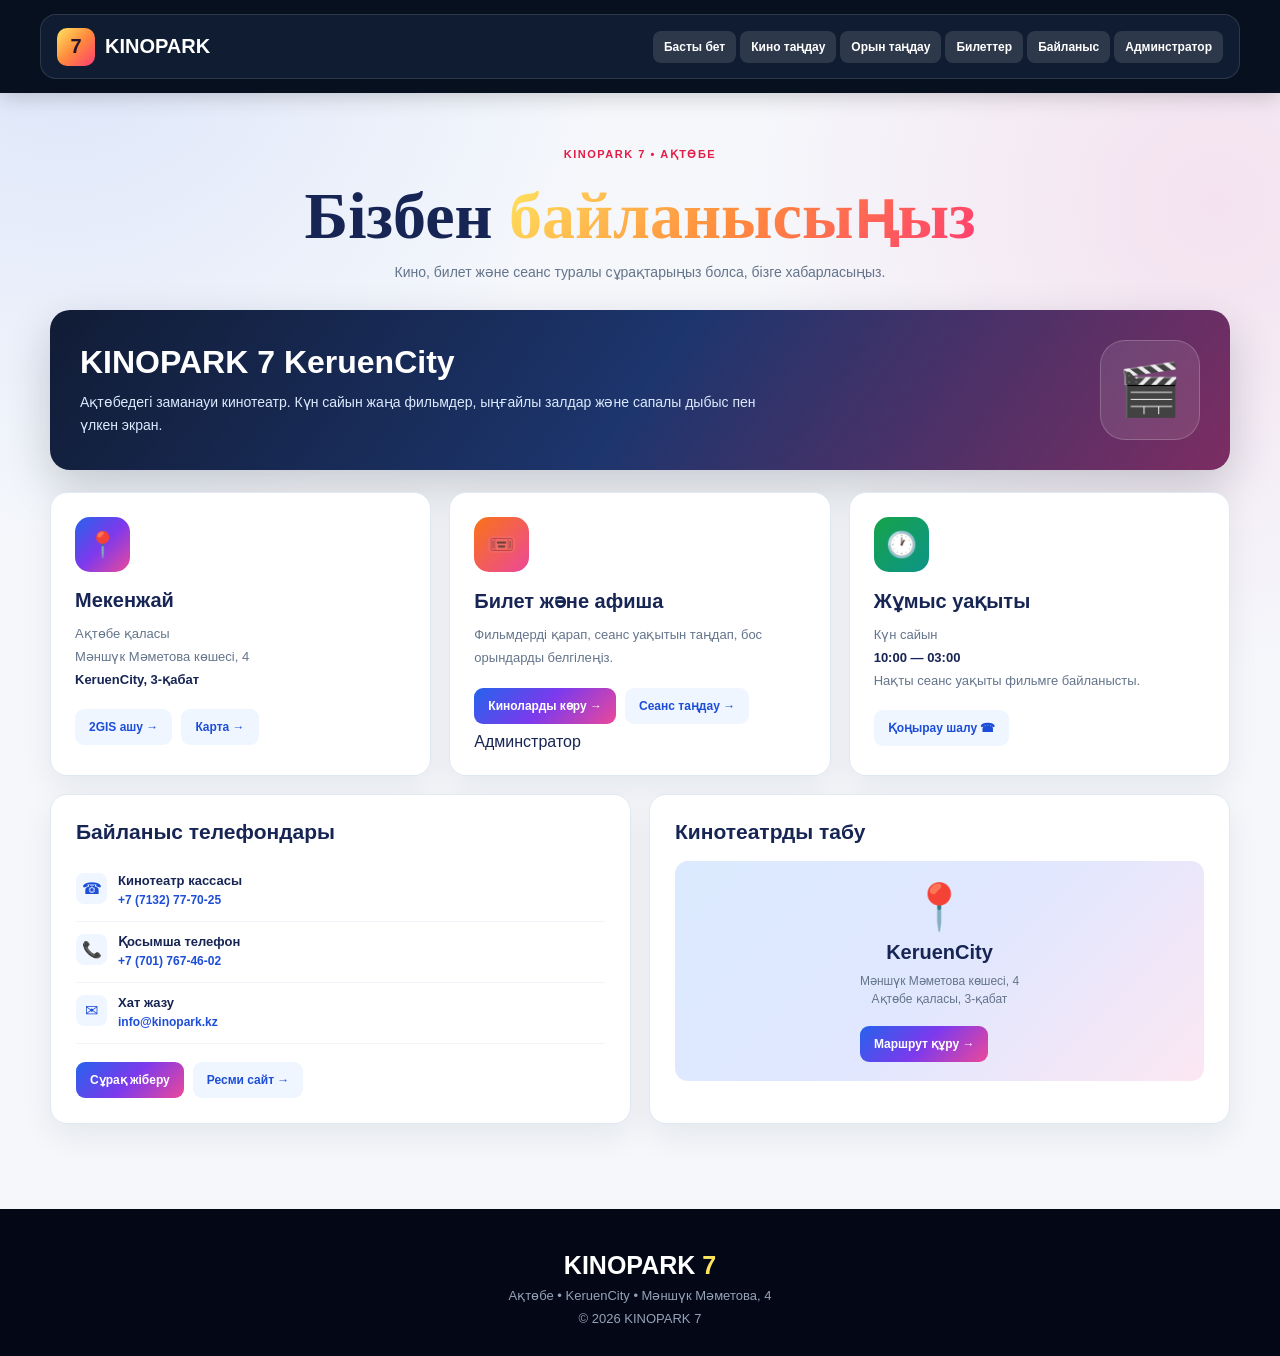
<file: contacts.html>
<!DOCTYPE html>
<html lang="kk">
<head>
    <meta charset="UTF-8">

    <meta
        name="viewport"
        content="width=device-width, initial-scale=1.0"
    >

    <title>Байланыс — KINOPARK 7</title>

    <style>
        * {
            box-sizing: border-box;
            margin: 0;
            padding: 0;
        }

        :root {
            --nav: #07101f;
            --nav-card: #101c31;

            --ink: #172554;
            --muted: #64748b;
            --line: #e2e8f0;

            --blue: #2563eb;
            --purple: #7c3aed;
            --pink: #ec4899;
            --green: #16a34a;

            --warm:
                linear-gradient(
                    135deg,
                    #ffe45e,
                    #ff8a3d,
                    #ff3d71
                );

            --button:
                linear-gradient(
                    135deg,
                    #2563eb,
                    #7c3aed,
                    #ec4899
                );
        }

        body {
            min-height: 100vh;

            color: var(--ink);
            font-family: Arial, Inter, sans-serif;

            background:
                radial-gradient(
                    circle at 5% 0%,
                    rgba(37, 99, 235, 0.12),
                    transparent 30%
                ),
                radial-gradient(
                    circle at 95% 15%,
                    rgba(236, 72, 153, 0.12),
                    transparent 28%
                ),
                #f5f7fb;
        }

        a {
            color: inherit;
            text-decoration: none;
        }

        /* HEADER */

        header {
            padding: 14px 0;

            background: var(--nav);
            box-shadow:
                0 4px 20px rgba(0, 0, 0, 0.18);
        }

        nav {
            width: min(1200px, calc(100% - 32px));
            min-height: 65px;

            margin: auto;
            padding: 10px 16px;

            display: flex;
            align-items: center;
            justify-content: space-between;
            gap: 20px;

            border: 1px solid rgba(255, 255, 255, 0.12);
            border-radius: 16px;

            background: var(--nav-card);
        }

        .logo {
            display: flex;
            align-items: center;
            gap: 10px;

            color: #ffffff;

            font-size: 20px;
            font-weight: 900;
            white-space: nowrap;
        }

        .logo span {
            width: 38px;
            height: 38px;

            display: grid;
            place-items: center;

            border-radius: 10px;

            color: #25152d;
            background: var(--warm);
        }

        .menu {
            display: flex;
            gap: 4px;
            flex-wrap: wrap;
            justify-content: flex-end;
        }

        .menu a {
            padding: 9px 11px;

            border-radius: 8px;

            color: #cbd5e1;

            font-size: 12px;
            font-weight: 700;
        }

        .menu a:hover,
        .menu a.active {
            color: #ffffff;
            background: rgba(255, 255, 255, 0.12);
        }

        /* MAIN */

        main {
            width: min(1180px, calc(100% - 32px));

            margin: auto;
            padding: 55px 0 85px;
        }

        .title {
            margin-bottom: 30px;
            text-align: center;
        }

        .red {
            color: #e11d48;

            font-size: 11px;
            font-weight: 900;
            letter-spacing: 1.5px;
        }

        .title h1 {
            margin: 16px 0 10px;

            font-family: Georgia, serif;
            font-size: clamp(40px, 6vw, 66px);
        }

        .title h1 span {
            background: var(--warm);
            -webkit-background-clip: text;
            background-clip: text;
            color: transparent;
        }

        .title p:last-child {
            color: var(--muted);
            font-size: 14px;
        }

        /* HERO */

        .hero {
            display: flex;
            align-items: center;
            justify-content: space-between;
            gap: 25px;

            margin-bottom: 22px;
            padding: 30px;

            border-radius: 20px;

            color: #ffffff;
            background:
                linear-gradient(
                    125deg,
                    #111c35,
                    #1d356d,
                    #7c2d62
                );

            box-shadow:
                0 18px 45px rgba(15, 23, 42, 0.2);
        }

        .hero h2 {
            margin-bottom: 10px;
            font-size: 32px;
        }

        .hero p {
            max-width: 700px;

            color: #dbeafe;

            font-size: 14px;
            line-height: 1.6;
        }

        .hero-icon {
            width: 100px;
            height: 100px;

            display: grid;
            place-items: center;

            border: 1px solid rgba(255, 255, 255, 0.2);
            border-radius: 25px;

            background: rgba(255, 255, 255, 0.1);

            font-size: 51px;
        }

        /* CONTACT CARDS */

        .cards {
            display: grid;
            grid-template-columns: repeat(3, 1fr);
            gap: 18px;
        }

        .card {
            padding: 24px;

            border: 1px solid var(--line);
            border-radius: 17px;

            background: #ffffff;
            box-shadow:
                0 12px 32px rgba(15, 23, 42, 0.07);

            transition: 0.25s;
        }

        .card:hover {
            transform: translateY(-6px);

            box-shadow:
                0 20px 42px rgba(15, 23, 42, 0.14);
        }

        .icon {
            width: 55px;
            height: 55px;

            display: grid;
            place-items: center;

            margin-bottom: 17px;

            border-radius: 15px;

            color: #ffffff;
            background: var(--button);

            font-size: 25px;
        }

        .card:nth-child(2) .icon {
            background:
                linear-gradient(
                    135deg,
                    #f97316,
                    #ec4899
                );
        }

        .card:nth-child(3) .icon {
            background:
                linear-gradient(
                    135deg,
                    #16a34a,
                    #0d9488
                );
        }

        .card h2 {
            margin-bottom: 11px;

            color: var(--ink);
            font-size: 20px;
        }

        .card p {
            color: var(--muted);

            font-size: 13px;
            line-height: 1.75;
        }

        .card strong {
            color: var(--ink);
        }

        /* BUTTONS */

        .button-row {
            display: flex;
            gap: 9px;
            flex-wrap: wrap;

            margin-top: 18px;
        }

        .button {
            display: inline-flex;
            align-items: center;
            justify-content: center;
            gap: 6px;

            padding: 11px 14px;

            border: 0;
            border-radius: 9px;

            color: #ffffff;
            background: var(--button);

            cursor: pointer;

            font-size: 12px;
            font-weight: 900;

            transition: 0.2s;
        }

        .button:hover {
            transform: translateY(-3px);

            box-shadow:
                0 9px 20px rgba(37, 99, 235, 0.25);
        }

        .button.light {
            color: #1d4ed8;
            background: #eff6ff;
        }

        .button.light:hover {
            background: #dbeafe;
            box-shadow: none;
        }

        /* LOWER INFO */

        .lower {
            display: grid;
            grid-template-columns: 1fr 1fr;
            gap: 18px;

            margin-top: 18px;
        }

        .box {
            padding: 25px;

            border: 1px solid var(--line);
            border-radius: 17px;

            background: #ffffff;
            box-shadow:
                0 12px 32px rgba(15, 23, 42, 0.07);
        }

        .box h2 {
            margin-bottom: 17px;

            color: var(--ink);
            font-size: 21px;
        }

        .line {
            display: flex;
            align-items: flex-start;
            gap: 11px;

            padding: 12px 0;

            border-bottom: 1px solid #f1f5f9;
        }

        .line:last-child {
            border: 0;
        }

        .line-icon {
            width: 31px;
            height: 31px;

            display: grid;
            place-items: center;

            flex-shrink: 0;

            border-radius: 8px;

            color: #1d4ed8;
            background: #eff6ff;
        }

        .line h3 {
            margin-bottom: 3px;

            color: var(--ink);
            font-size: 13px;
        }

        .line p,
        .line a {
            color: var(--muted);

            font-size: 12px;
            line-height: 1.5;
        }

        .phone {
            display: block;

            color: #1d4ed8 !important;
            font-weight: 800;
        }

        .phone:hover {
            color: #be123c !important;
        }

        /* MAP */

        .map {
            min-height: 220px;

            display: grid;
            place-items: center;

            border-radius: 13px;

            background:
                linear-gradient(
                    135deg,
                    #dbeafe,
                    #e0e7ff,
                    #fce7f3
                );

            text-align: center;
        }

        .map-pin {
            font-size: 45px;
        }

        .map h3 {
            margin: 8px 0;

            color: var(--ink);
            font-size: 20px;
        }

        .map p {
            color: var(--muted);

            font-size: 12px;
            line-height: 1.5;
        }

        /* MODAL */

        .modal {
            position: fixed;
            inset: 0;
            z-index: 20;

            display: none;
            place-items: center;

            padding: 20px;

            background: rgba(7, 16, 31, 0.6);
        }

        .modal.show {
            display: grid;
        }

        .modal-card {
            width: min(460px, 100%);

            padding: 28px;

            border-radius: 17px;

            background: #ffffff;
            box-shadow:
                0 25px 70px rgba(0, 0, 0, 0.3);
        }

        .modal-card h2 {
            margin-bottom: 10px;
            color: var(--ink);
        }

        .modal-card p {
            margin-bottom: 15px;

            color: var(--muted);

            font-size: 13px;
            line-height: 1.5;
        }

        .close {
            float: right;

            border: 0;

            color: var(--muted);
            background: none;

            cursor: pointer;

            font-size: 24px;
        }

        .form {
            display: flex;
            flex-direction: column;
            gap: 9px;
        }

        .form input,
        .form textarea {
            width: 100%;

            padding: 12px;

            border: 1px solid #cbd5e1;
            border-radius: 8px;
            outline: 0;

            font: inherit;
            font-size: 13px;
        }

        .form textarea {
            min-height: 90px;
            resize: vertical;
        }

        .form input:focus,
        .form textarea:focus {
            border-color: var(--pink);
            box-shadow:
                0 0 0 3px rgba(236, 72, 153, 0.12);
        }

        .status {
            display: none;

            margin-top: 13px;
            padding: 11px;

            border-radius: 8px;

            color: #166534;
            background: #f0fdf4;

            font-size: 12px;
        }

        .status.show {
            display: block;
        }

        /* FOOTER */

        footer {
            padding: 42px 20px 30px;

            color: #94a3b8;
            background: #040715;

            text-align: center;
        }

        footer h3 {
            color: #ffffff;
            font-size: 25px;
        }

        footer h3 span {
            color: #ffe45e;
        }

        footer p {
            margin-top: 8px;
            font-size: 13px;
        }

        /* RESPONSIVE */

        @media (max-width: 850px) {
            .cards {
                grid-template-columns: 1fr 1fr;
            }

            .card:last-child {
                grid-column: 1 / -1;
            }
        }

        @media (max-width: 650px) {
            nav {
                flex-direction: column;
            }

            .menu {
                justify-content: center;
            }

            main {
                width: calc(100% - 20px);
                padding-top: 30px;
            }

            .hero {
                flex-direction: column;
                align-items: flex-start;
            }

            .hero-icon {
                width: 100%;
                height: 70px;
            }

            .cards,
            .lower {
                grid-template-columns: 1fr;
            }

            .card:last-child {
                grid-column: auto;
            }

            .button-row {
                flex-direction: column;
            }

            .button {
                width: 100%;
            }
        }
    </style>
</head>

<body>

    <!-- HEADER -->

    <header>
        <nav>

            <a href="index.html" class="logo">
                <span>7</span>
                KINOPARK
            </a>

             <div class="menu">

                <a href="index.html" class="active">
                    Басты бет
                </a>

                <a href="movie.html" class="active">
                    Кино таңдау
                </a>

                <a href="seats.html" class="active">
                    Орын таңдау
                </a>

                <a href="ticket.html" class="active">
                    Билеттер
                </a>

                <a href="contacts.html" class="active">
                    Байланыс
                </a>
                <a href="admin.html" class="active">
                    Админстратор
                </a>

            </div>

        </nav>
    </header>

    <!-- MAIN -->

    <main>

        <section class="title">

            <p class="red">
                KINOPARK 7 • АҚТӨБЕ
            </p>

            <h1>
                Бізбен
                <span>байланысыңыз</span>
            </h1>

            <p>
                Кино, билет және сеанс туралы сұрақтарыңыз болса,
                бізге хабарласыңыз.
            </p>

        </section>

        <!-- HERO -->

        <section class="hero">

            <div>
                <h2>
                    KINOPARK 7 KeruenCity
                </h2>

                <p>
                    Ақтөбедегі заманауи кинотеатр.
                    Күн сайын жаңа фильмдер, ыңғайлы залдар
                    және сапалы дыбыс пен үлкен экран.
                </p>
            </div>

            <div class="hero-icon">
                🎬
            </div>

        </section>

        <!-- CONTACT CARDS -->

        <section class="cards">

            <div class="card">

                <div class="icon">
                    📍
                </div>

                <h2>
                    Мекенжай
                </h2>

                <p>
                    Ақтөбе қаласы<br>
                    Мәншүк Мәметова көшесі, 4<br>
                    <strong>
                        KeruenCity, 3-қабат
                    </strong>
                </p>

                <div class="button-row">
                    <a
                        class="button light"
                        href="https://2gis.kz/aktobe/firm/70000001031758632"
                        target="_blank"
                        rel="noopener"
                    >
                        2GIS ашу →
                    </a>

                    <a
                        class="button light"
                        href="https://www.google.com/maps/search/?api=1&query=Kinopark+7+KeruenCity+Aktobe"
                        target="_blank"
                        rel="noopener"
                    >
                        Карта →
                    </a>
                </div>

            </div>

            <div class="card">

                <div class="icon">
                    🎟️
                </div>

                <h2>
                    Билет және афиша
                </h2>

                <p>
                    Фильмдерді қарап, сеанс уақытын таңдап,
                    бос орындарды белгілеңіз.
                </p>

                <div class="button-row">
                    <a
                        class="button"
                        href="films.html"
                    >
                        Киноларды көру →
                    </a>

                    <a
                        class="button light"
                        href="movie.html"
                    >
                        Сеанс таңдау →
                    </a>
                    <a href="admin.html">
                    Админстратор
                </a>
                </div>

            </div>

            <div class="card">

                <div class="icon">
                    🕐
                </div>

                <h2>
                    Жұмыс уақыты
                </h2>

                <p>
                    Күн сайын<br>
                    <strong>
                        10:00 — 03:00
                    </strong><br>
                    Нақты сеанс уақыты фильмге байланысты.
                </p>

                <div class="button-row">
                    <a
                        class="button light"
                        href="tel:+77132777025"
                    >
                        Қоңырау шалу ☎
                    </a>
                </div>

            </div>

        </section>

        <!-- LOWER BLOCKS -->

        <section class="lower">

            <div class="box">

                <h2>
                    Байланыс телефондары
                </h2>

                <div class="line">
                    <div class="line-icon">
                        ☎
                    </div>

                    <div>
                        <h3>
                            Кинотеатр кассасы
                        </h3>

                        <a
                            class="phone"
                            href="tel:+77132777025"
                        >
                            +7 (7132) 77-70-25
                        </a>
                    </div>
                </div>

                <div class="line">
                    <div class="line-icon">
                        📞
                    </div>

                    <div>
                        <h3>
                            Қосымша телефон
                        </h3>

                        <a
                            class="phone"
                            href="tel:+77017674602"
                        >
                            +7 (701) 767-46-02
                        </a>
                    </div>
                </div>

                <div class="line">
                    <div class="line-icon">
                        ✉
                    </div>

                    <div>
                        <h3>
                            Хат жазу
                        </h3>

                        <a
                            class="phone"
                            href="mailto:info@kinopark.kz"
                        >
                            info@kinopark.kz
                        </a>
                    </div>
                </div>

                <div class="button-row">
                    <button
                        class="button"
                        id="questionBtn"
                        type="button"
                    >
                        Сұрақ жіберу
                    </button>

                    <a
                        class="button light"
                        href="https://www.kinopark.kz/"
                        target="_blank"
                        rel="noopener"
                    >
                        Ресми сайт →
                    </a>
                </div>

            </div>

            <div class="box">

                <h2>
                    Кинотеатрды табу
                </h2>

                <div class="map">

                    <div>
                        <div class="map-pin">
                            📍
                        </div>

                        <h3>
                            KeruenCity
                        </h3>

                        <p>
                            Мәншүк Мәметова көшесі, 4<br>
                            Ақтөбе қаласы, 3-қабат
                        </p>

                        <div class="button-row">
                            <a
                                class="button"
                                href="https://2gis.kz/aktobe/firm/70000001031758632"
                                target="_blank"
                                rel="noopener"
                            >
                                Маршрут құру →
                            </a>
                        </div>
                    </div>

                </div>

            </div>

        </section>

    </main>

    <!-- FOOTER -->

    <footer>
        <h3>
            KINOPARK <span>7</span>
        </h3>

        <p>
            Ақтөбе • KeruenCity • Мәншүк Мәметова, 4
        </p>

        <p>
            © 2026 KINOPARK 7
        </p>
    </footer>

    <!-- QUESTION MODAL -->

    <div
        id="modal"
        class="modal"
    >

        <div class="modal-card">

            <button
                id="closeBtn"
                class="close"
                type="button"
            >
                ×
            </button>

            <h2>
                Сұрақ жіберу
            </h2>

            <p>
                Хабарламаңызды жазыңыз. Бұл оқу-жоба болғандықтан,
                форма демонстрациялық түрде жұмыс істейді.
            </p>

            <form
                id="questionForm"
                class="form"
            >

                <input
                    id="name"
                    required
                    placeholder="Аты-жөніңіз"
                >

                <input
                    id="email"
                    type="email"
                    required
                    placeholder="Email"
                >

                <textarea
                    id="question"
                    required
                    placeholder="Сұрағыңыз"
                >
                </textarea>

                <button
                    class="button"
                    type="submit"
                >
                    Жіберу →
                </button>

            </form>

            <div
                id="status"
                class="status"
            >
                Хабарламаңыз сәтті жіберілді!
            </div>

        </div>

    </div>

    <script>
        const modal =
            document.getElementById("modal");

        const questionBtn =
            document.getElementById(
                "questionBtn"
            );

        const closeBtn =
            document.getElementById("closeBtn");

        const form =
            document.getElementById(
                "questionForm"
            );

        const status =
            document.getElementById("status");

        questionBtn.addEventListener(
            "click",
            () => {
                modal.classList.add("show");
            }
        );

        closeBtn.addEventListener(
            "click",
            () => {
                modal.classList.remove("show");
            }
        );

        modal.addEventListener(
            "click",
            (event) => {
                if (event.target === modal) {
                    modal.classList.remove(
                        "show"
                    );
                }
            }
        );

        form.addEventListener(
            "submit",
            (event) => {
                event.preventDefault();

                form.style.display = "none";

                status.classList.add("show");

                setTimeout(
                    () => {
                        modal.classList.remove(
                            "show"
                        );

                        form.reset();

                        form.style.display =
                            "flex";

                        status.classList.remove(
                            "show"
                        );
                    },
                    2200
                );
            }
        );
    </script>

</body>
</html>
</file>
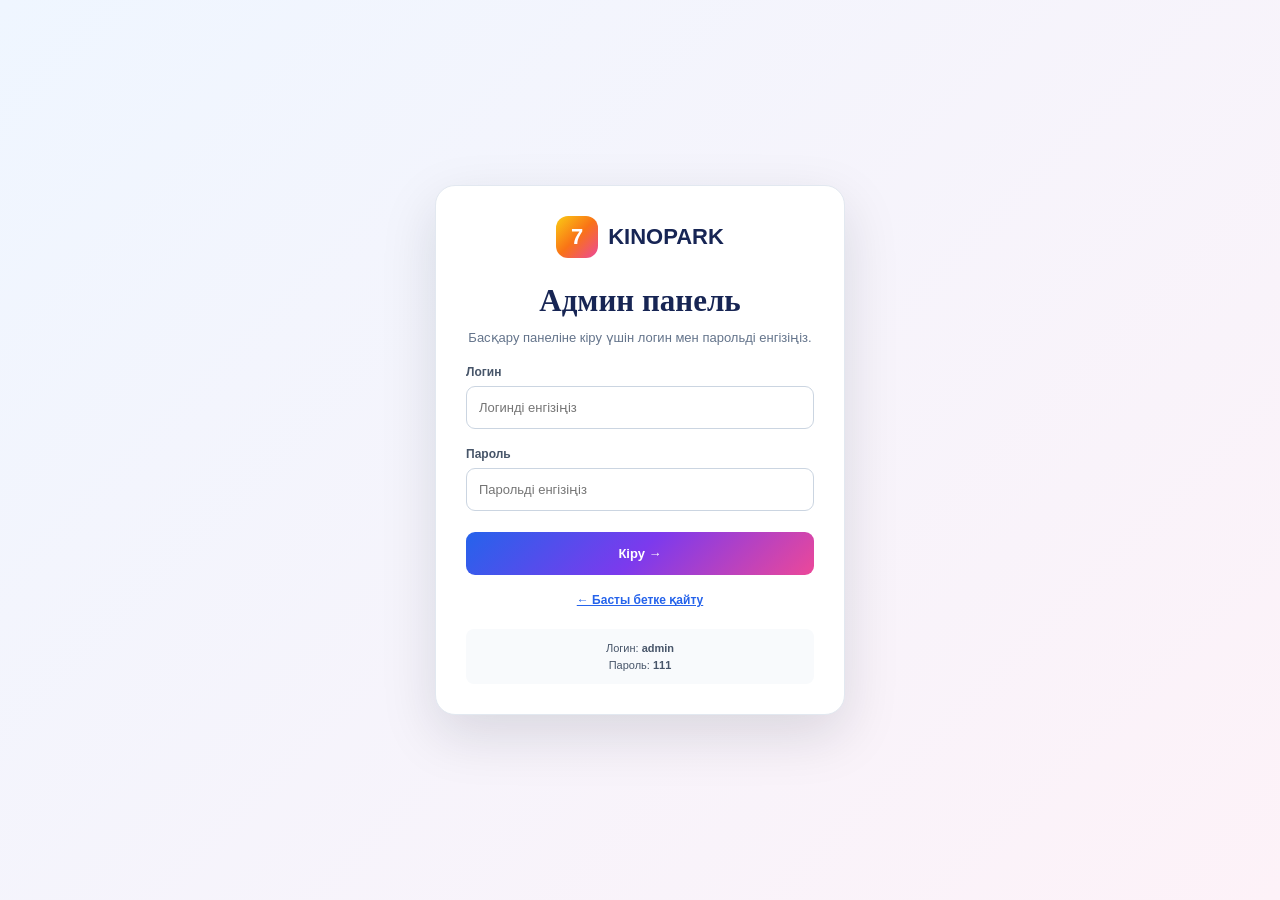
<file: login.html>
<!DOCTYPE html>
<html lang="kk">
<head>
    <meta charset="UTF-8">

    <meta
        name="viewport"
        content="width=device-width, initial-scale=1.0"
    >

    <title>Админге кіру — KINOPARK 7</title>

    <style>
        * {
            box-sizing: border-box;
            margin: 0;
            padding: 0;
        }

        body {
            min-height: 100vh;

            display: grid;
            place-items: center;

            padding: 20px;

            color: #172554;
            font-family: Arial, sans-serif;

            background:
                linear-gradient(
                    135deg,
                    #eff6ff,
                    #fdf2f8
                );
        }

        .login-box {
            width: min(410px, 100%);

            padding: 30px;

            border: 1px solid #e2e8f0;
            border-radius: 20px;

            background: #ffffff;

            box-shadow:
                0 20px 55px rgba(15, 23, 42, 0.13);
        }

        .logo {
            display: flex;
            align-items: center;
            justify-content: center;
            gap: 10px;

            color: #172554;

            font-size: 22px;
            font-weight: 900;
        }

        .logo span {
            width: 42px;
            height: 42px;

            display: grid;
            place-items: center;

            border-radius: 12px;

            color: #ffffff;

            background:
                linear-gradient(
                    135deg,
                    #facc15,
                    #f97316,
                    #ec4899
                );
        }

        h1 {
            margin-top: 25px;

            color: #172554;

            font-family: Georgia, serif;
            font-size: 31px;
            text-align: center;
        }

        .subtitle {
            margin-top: 9px;

            color: #64748b;

            font-size: 13px;
            line-height: 1.5;
            text-align: center;
        }

        .field {
            margin-top: 18px;
        }

        label {
            display: block;

            margin-bottom: 7px;

            color: #475569;

            font-size: 12px;
            font-weight: 800;
        }

        input {
            width: 100%;

            padding: 13px 12px;

            border: 1px solid #cbd5e1;
            border-radius: 9px;
            outline: none;

            color: #172554;
            background: #ffffff;

            font-size: 13px;
        }

        input:focus {
            border-color: #2563eb;

            box-shadow:
                0 0 0 3px rgba(37, 99, 235, 0.12);
        }

        .login-button {
            width: 100%;

            margin-top: 21px;
            padding: 14px;

            border: 0;
            border-radius: 9px;

            color: #ffffff;
            background:
                linear-gradient(
                    135deg,
                    #2563eb,
                    #7c3aed,
                    #ec4899
                );

            cursor: pointer;

            font-size: 13px;
            font-weight: 900;

            transition: 0.2s;
        }

        .login-button:hover {
            transform: translateY(-2px);

            box-shadow:
                0 10px 22px rgba(37, 99, 235, 0.25);
        }

        .error {
            display: none;

            margin-top: 13px;
            padding: 10px;

            border-radius: 8px;

            color: #991b1b;
            background: #fee2e2;

            font-size: 12px;
            text-align: center;
        }

        .error.show {
            display: block;
        }

        .back {
            display: block;

            margin-top: 18px;

            color: #2563eb;

            font-size: 12px;
            font-weight: 800;
            text-align: center;
        }

        .back:hover {
            color: #be123c;
        }

        .hint {
            margin-top: 22px;
            padding: 11px;

            border-radius: 8px;

            color: #475569;
            background: #f8fafc;

            font-size: 11px;
            line-height: 1.5;
            text-align: center;
        }
    </style>
</head>

<body>

    <main class="login-box">

        <div class="logo">
            <span>7</span>
            KINOPARK
        </div>

        <h1>
            Админ панель
        </h1>

        <p class="subtitle">
            Басқару панеліне кіру үшін логин мен парольді енгізіңіз.
        </p>

        <form id="loginForm">

            <div class="field">

                <label for="username">
                    Логин
                </label>

                <input
                    id="username"
                    type="text"
                    placeholder="Логинді енгізіңіз"
                    autocomplete="username"
                >

            </div>

            <div class="field">

                <label for="password">
                    Пароль
                </label>

                <input
                    id="password"
                    type="password"
                    placeholder="Парольді енгізіңіз"
                    autocomplete="current-password"
                >

            </div>

            <button
                class="login-button"
                type="submit"
            >
                Кіру →
            </button>

            <div
                id="error"
                class="error"
            >
                Логин немесе пароль қате.
            </div>

        </form>

        <a
            href="index.html"
            class="back"
        >
            ← Басты бетке қайту
        </a>

        <div class="hint">
            Логин:
            <strong>admin</strong>

            <br>

            Пароль:
            <strong>111</strong>
        </div>

    </main>

    <script>
        const loginForm =
            document.getElementById(
                "loginForm"
            );

        const username =
            document.getElementById(
                "username"
            );

        const password =
            document.getElementById(
                "password"
            );

        const error =
            document.getElementById(
                "error"
            );

        loginForm.addEventListener(
            "submit",
            function (event) {
                event.preventDefault();

                const enteredUsername =
                    username.value.trim();

                const enteredPassword =
                    password.value;

                const correctUsername =
                    "admin";

                const correctPassword =
                    "111";

                if (
                    enteredUsername ===
                        correctUsername &&
                    enteredPassword ===
                        correctPassword
                ) {
                    sessionStorage.setItem(
                        "adminLoggedIn",
                        "true"
                    );

                    window.location.href =
                        "admin.html";

                    return;
                }

                error.classList.add(
                    "show"
                );

                password.value = "";
            }
        );
    </script>

</body>
</html>
</file>
